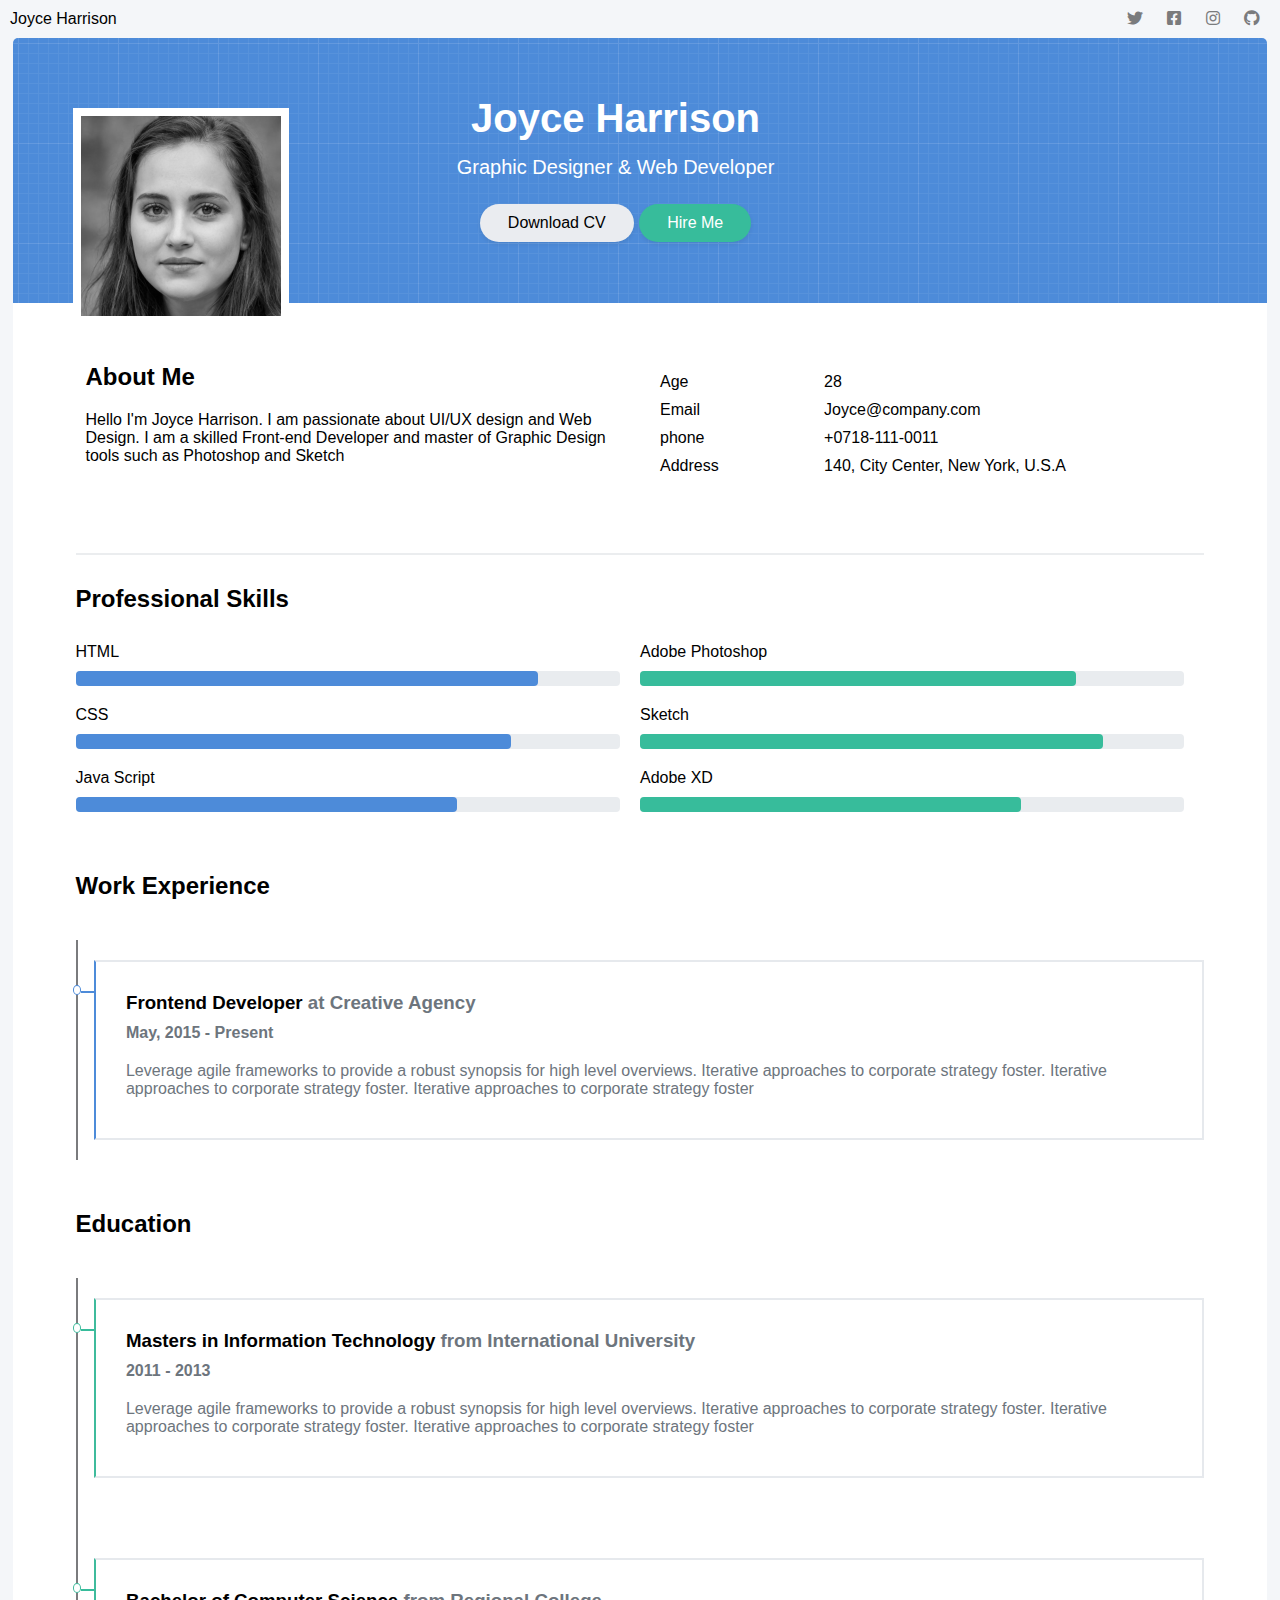
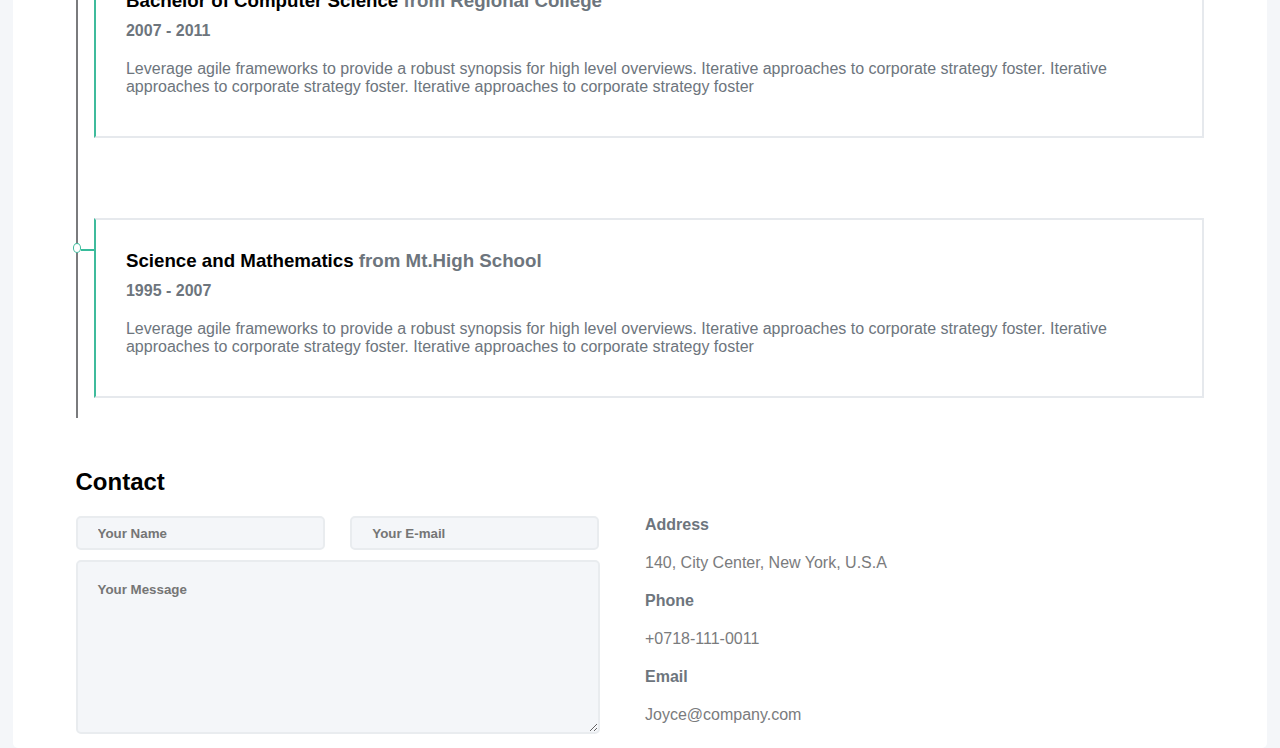
<file: index.html>
<!DOCTYPE html>
<html lang="en">
  <head>
    <meta charset="UTF-8" />
    <meta name="viewport" content="width=device-width, initial-scale=1.0" />
    <link rel="stylesheet" href="/fontawesome-free/css/all.min.css" />
    <link rel="stylesheet" href="/css/style.css" />
    <title>Document</title>
  </head>
  <body>
    <div class="row">
      <div class="col-6 col-sm-6">Joyce Harrison</div>
      <div class="col-6 col-sm-6 text__right">
        <a href="" class="col-1 icon"><i class="fab fa-twitter"></i></a>
        <a href="" class="col-1 icon"><i class="fab fa-facebook-square"></i></a>
        <a href="" class="col-1 icon"><i class="fab fa-instagram"></i></a>
        <a href="" class="col-1 icon"><i class="fab fa-github"></i></a>
      </div>
    </div>
    <div class="row">
      <div class="container">
        <!--Header-->
        <div class="cv__header">
          <div class="row">
            <div class="col-2 col-sm-12 header__avatar">
              <img src="/image/avatar.png" alt="" />
            </div>
            <div class="col-6 col-sm-12 header__title">
              <h1>Joyce Harrison</h1>
              <p>Graphic Designer & Web Developer</p>
              <button class="btn btn--gray">Download CV</button>
              <button class="btn btn--Success">Hire Me</button>
            </div>
          </div>
        </div>
        <!--End header-->
        <div class="containers">
          <!--About-->
          <div class="container__about">
            <div class="cv__about">
              <div class="row">
                <div class="col-6 col-sm-6 about__right">
                  <h2>About Me</h2>
                  <p>
                    Hello I'm Joyce Harrison. I am passionate about UI/UX design
                    and Web Design. I am a skilled Front-end Developer and
                    master of Graphic Design tools such as Photoshop and Sketch
                  </p>
                </div>
                <div class="col-6 col-sm-6">
                  <div class="row">
                    <div class="col-4 col-sm-1 infor">
                      <p>Age</p>
                      <p>Email</p>
                      <p>phone</p>
                      <p>Address</p>
                    </div>
                    <div class="col-10 col-sm-6 infor">
                      <p>28</p>
                      <p>Joyce@company.com</p>
                      <p>+0718-111-0011</p>
                      <p>140, City Center, New York, U.S.A</p>
                    </div>
                  </div>
                </div>
              </div>
            </div>
          </div>
          <!--End About-->
          <!--Skill-->
          <div class="container__skill">
            <div class="row">
              <h2>Professional Skills</h2>
            </div>
            <div class="row">
              <div class="col-6 col-sm-6 skill">
                <div>
                  <p>HTML</p>
                  <div class="skill__bar__container">
                    <span class="skill__bar level4 bg--primary"></span>
                  </div>
                </div>
                <div>
                  <p>CSS</p>
                  <div class="skill__bar__container">
                    <span class="skill__bar level3 bg--primary"></span>
                  </div>
                </div>
                <div>
                  <p>Java Script</p>
                  <div class="skill__bar__container">
                    <span class="skill__bar level2 bg--primary"></span>
                  </div>
                </div>
              </div>
              <div class="col-6 col-sm-6 skill">
                <div>
                  <p>Adobe Photoshop</p>
                  <div class="skill__bar__container">
                    <span class="skill__bar level3 btn--Success"></span>
                  </div>
                </div>
                <div>
                  <p>Sketch</p>
                  <div class="skill__bar__container">
                    <span class="skill__bar level4 btn--Success"></span>
                  </div>
                </div>
                <div>
                  <p>Adobe XD</p>
                  <div class="skill__bar__container">
                    <span class="skill__bar level2 btn--Success"></span>
                  </div>
                </div>
              </div>
            </div>
          </div>
          <!--End Skill-->
          <!--Work experience-->
          <div class="container__mar">
            <h2>Work Experience</h2>
            <div class="cv__experience">
              <button class="circle border--primary"></button>
              <span class="horizontal bg--primary"></span>
              <div class="experience__fe border__left--primary">
                <h3>Frontend Developer <span> at Creative Agency</span></h3>
                <span>May, 2015 - Present</span>
                <p>
                  Leverage agile frameworks to provide a robust synopsis for
                  high level overviews. Iterative approaches to corporate
                  strategy foster. Iterative approaches to corporate strategy
                  foster. Iterative approaches to corporate strategy foster
                </p>
              </div>
            </div>
          </div>
          <!--End work experience-->
          <!--Education-->
          <div class="container__mar">
            <h2>Education</h2>
            <div class="cv__education">
              <div class="cv__educations">
                <button class="circle border--success"></button>
                <span class="horizontal btn--Success"></span>
                <div class="experience__fe border__left--success">
                  <h3>
                    Masters in Information Technology
                    <span> from International University</span>
                  </h3>
                  <span>2011 - 2013</span>
                  <p>
                    Leverage agile frameworks to provide a robust synopsis for
                    high level overviews. Iterative approaches to corporate
                    strategy foster. Iterative approaches to corporate strategy
                    foster. Iterative approaches to corporate strategy foster
                  </p>
                </div>
              </div>
              <div class="cv__educations">
                <button class="circle border--success"></button>
                <span class="horizontal btn--Success"></span>
                <div class="experience__fe border__left--success">
                  <h3>
                    Bachelor of Computer Science
                    <span> from Regional College</span>
                  </h3>
                  <span>2007 - 2011</span>
                  <p>
                    Leverage agile frameworks to provide a robust synopsis for
                    high level overviews. Iterative approaches to corporate
                    strategy foster. Iterative approaches to corporate strategy
                    foster. Iterative approaches to corporate strategy foster
                  </p>
                </div>
              </div>
              <div class="cv__educations">
                <button class="circle border--success"></button>
                <span class="horizontal btn--Success"></span>
                <div class="experience__fe border__left--success">
                  <h3>
                    Science and Mathematics <span> from Mt.High School</span>
                  </h3>
                  <span>1995 - 2007</span>
                  <p>
                    Leverage agile frameworks to provide a robust synopsis for
                    high level overviews. Iterative approaches to corporate
                    strategy foster. Iterative approaches to corporate strategy
                    foster. Iterative approaches to corporate strategy foster
                  </p>
                </div>
              </div>
            </div>
          </div>
          <!--End education-->
          <!--Footer-->
          <div class="container__mar">
            <h2>Contact</h2>
            <div class="row">
              <div class="col-6 footer__left">
                <div class="row">
                  <div class="col-6 input">
                    <input type="text" placeholder="Your Name" />
                  </div>
                  <div class="col-6 input">
                    <input type="text" placeholder="Your E-mail" />
                  </div>
                </div>
                <div>
                  <textarea placeholder="Your Message"></textarea>
                </div>
              </div>
              <div class="col-6 footer__right">
                <p class="first">Address</p>
                <p class="second">140, City Center, New York, U.S.A</p>
                <p class="first">Phone</p>
                <p class="second">+0718-111-0011</p>
                <p class="first">Email</p>
                <p class="second">Joyce@company.com</p>
              </div>
            </div>
          </div>
          <!--End footer-->
        </div>
      </div>
    </div>
  </body>
</html>
</file>
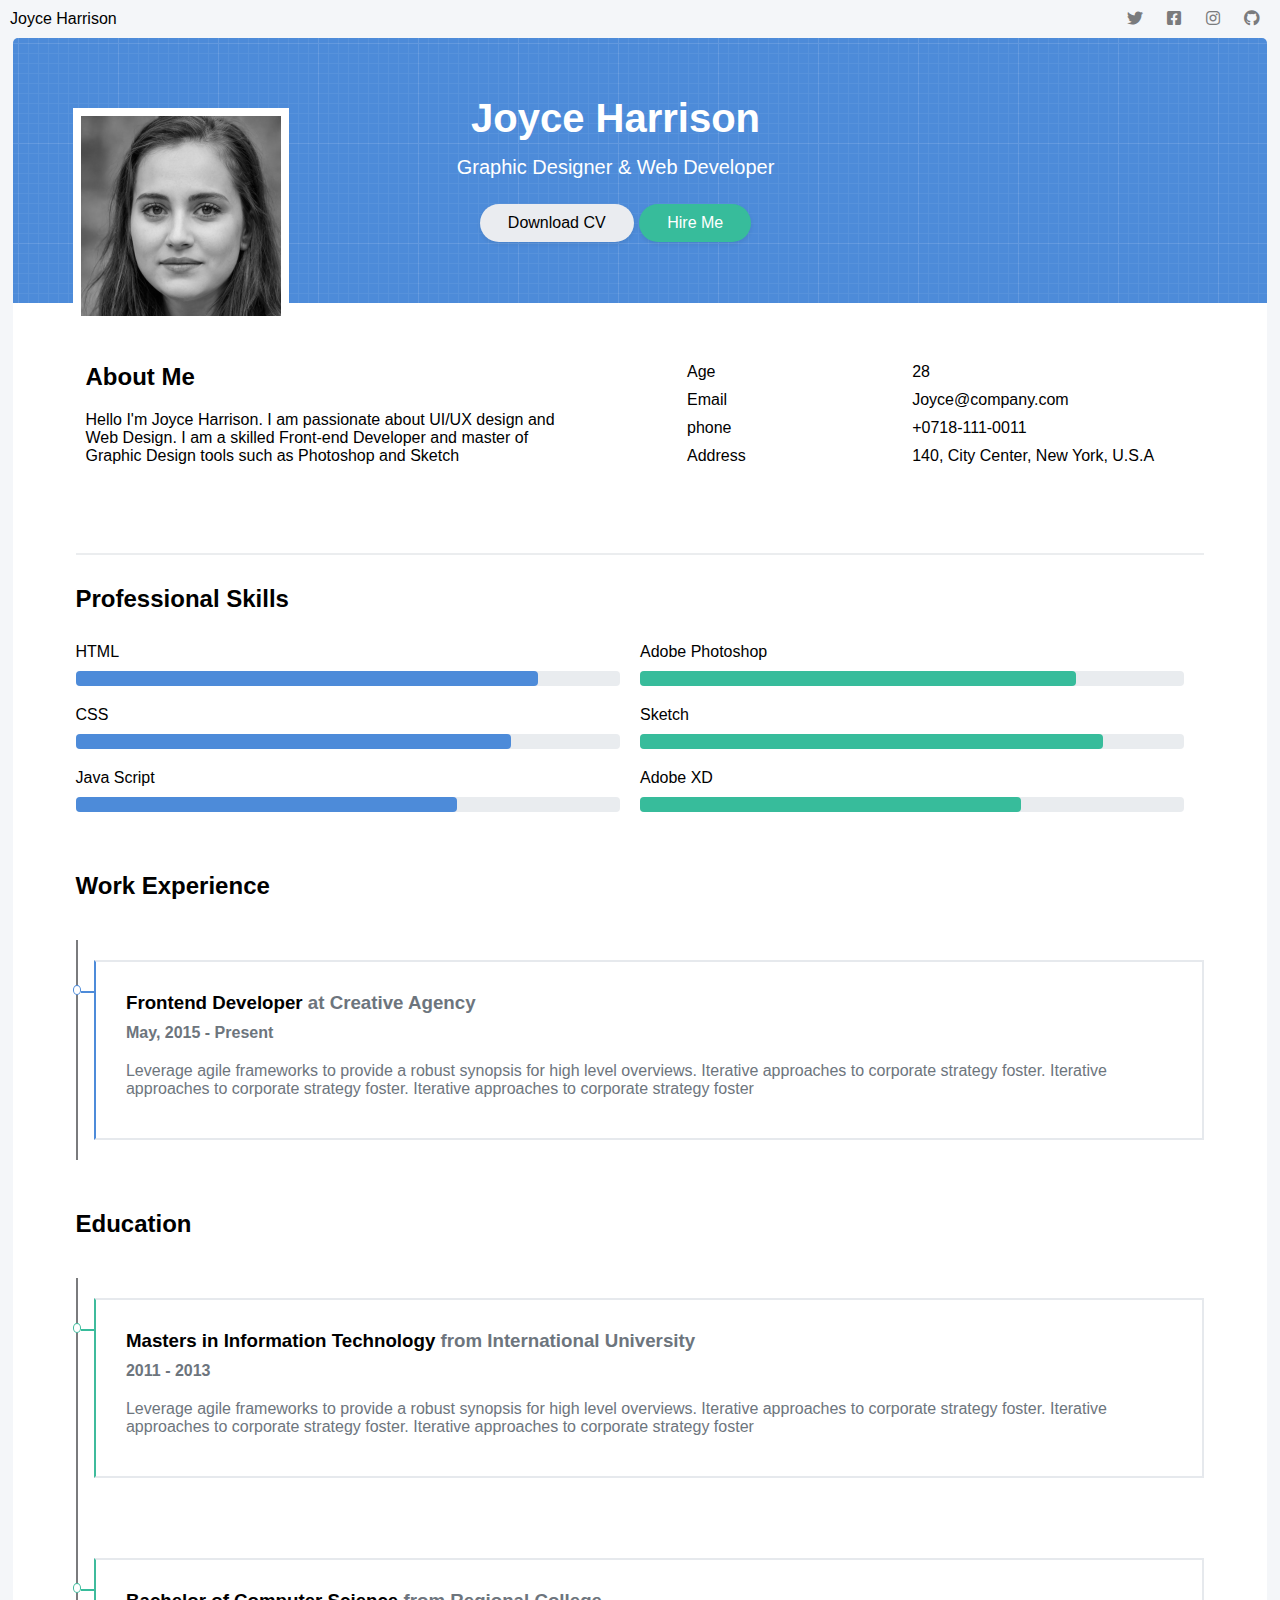
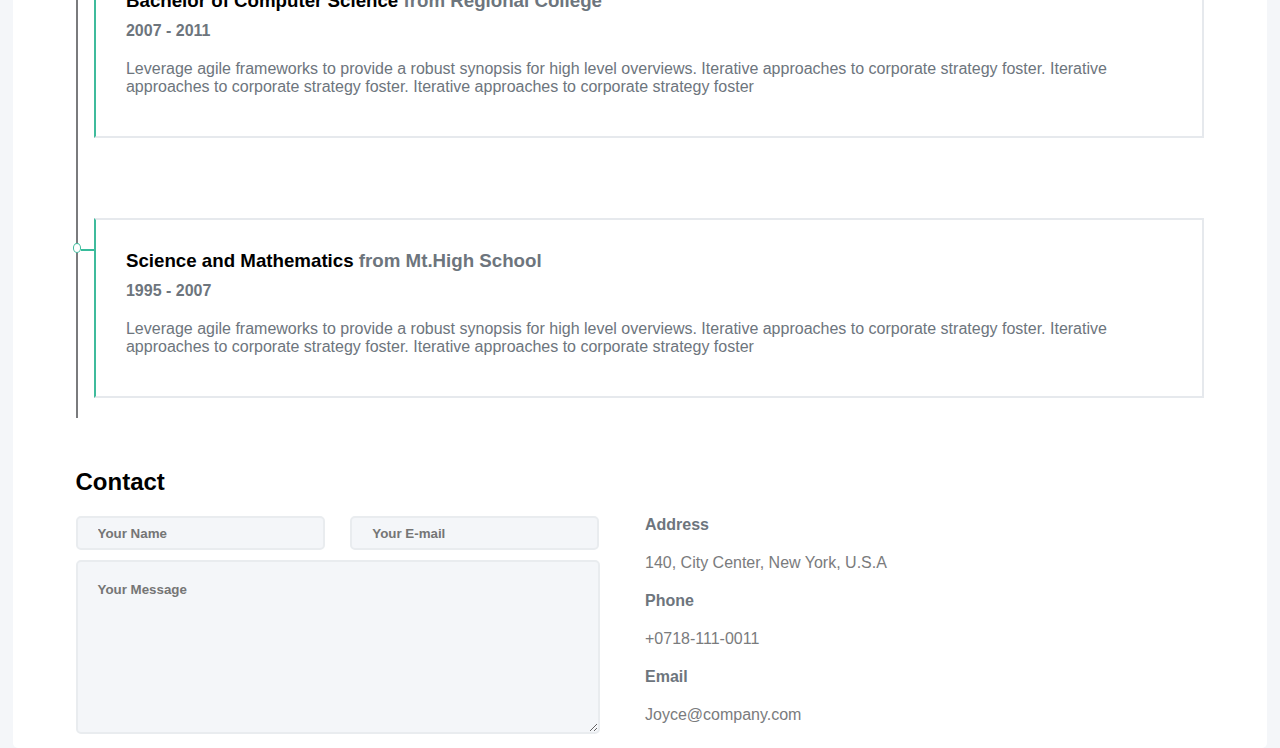
<file: baitap/index.html>
<!DOCTYPE html>
<html lang="en">
  <head>
    <meta charset="UTF-8" />
    <meta name="viewport" content="width=device-width, initial-scale=1.0" />
    <link rel="stylesheet" href="/fontawesome-free/css/all.min.css" />
    <link rel="stylesheet" href="/css/style.css" />
    <title>Document</title>
  </head>
  <body>
    <div class="row">
      <div class="col-6 col-sm-6">Joyce Harrison</div>
      <div class="col-6 col-sm-6 text__right">
        <a href="" class="col-1 icon"><i class="fab fa-twitter"></i></a>
        <a href="" class="col-1 icon"><i class="fab fa-facebook-square"></i></a>
        <a href="" class="col-1 icon"><i class="fab fa-instagram"></i></a>
        <a href="" class="col-1 icon"><i class="fab fa-github"></i></a>
      </div>
    </div>
    <div class="row">
      <div class="container">
        <!--Header-->
        <div class="cv__header">
          <div class="row">
            <div class="col-2 col-sm-6 header__avatar">
              <img src="/image/avatar.png" alt="" />
            </div>
            <div class="col-6 col-sm-6 header__title">
              <h1>Joyce Harrison</h1>
              <p>Graphic Designer & Web Developer</p>
              <button class="btn btn--gray">Download CV</button>
              <button class="btn btn--Success">Hire Me</button>
            </div>
          </div>
        </div>
        <!--End header-->
        <div class="containers">
          <!--About-->
          <div class="container__about">
            <div class="cv__about">
              <div class="row">
                <div class="col-5 col-sm-8 about__right">
                  <h2>About Me</h2>
                  <p>
                    Hello I'm Joyce Harrison. I am passionate about UI/UX design
                    and Web Design. I am a skilled Front-end Developer and
                    master of Graphic Design tools such as Photoshop and Sketch
                  </p>
                </div>
                <div class="col-1 col-sm-1 infor">
                  <p>Age</p>
                  <p>Email</p>
                  <p>phone</p>
                  <p>Address</p>
                </div>
                <div class="col-3 col-sm-3 infor">
                  <p>28</p>
                  <p>Joyce@company.com</p>
                  <p>+0718-111-0011</p>
                  <p>140, City Center, New York, U.S.A</p>
                </div>
              </div>
            </div>
          </div>
          <!--End About-->
          <!--Skill-->
          <div class="container__skill">
            <div class="row">
              <h2>Professional Skills</h2>
            </div>
            <div class="row">
              <div class="col-6 col-sm-6 skill">
                <div>
                  <p>HTML</p>
                  <div class="skill__bar__container">
                    <span class="skill__bar level4 bg--primary"></span>
                  </div>
                </div>
                <div>
                  <p>CSS</p>
                  <div class="skill__bar__container">
                    <span class="skill__bar level3 bg--primary"></span>
                  </div>
                </div>
                <div>
                  <p>Java Script</p>
                  <div class="skill__bar__container">
                    <span class="skill__bar level2 bg--primary"></span>
                  </div>
                </div>
              </div>
              <div class="col-6 col-sm-6 skill">
                <div>
                  <p>Adobe Photoshop</p>
                  <div class="skill__bar__container">
                    <span class="skill__bar level3 btn--Success"></span>
                  </div>
                </div>
                <div>
                  <p>Sketch</p>
                  <div class="skill__bar__container">
                    <span class="skill__bar level4 btn--Success"></span>
                  </div>
                </div>
                <div>
                  <p>Adobe XD</p>
                  <div class="skill__bar__container">
                    <span class="skill__bar level2 btn--Success"></span>
                  </div>
                </div>
              </div>
            </div>
          </div>
          <!--End Skill-->
          <!--Work experience-->
          <div class="container__mar">
            <h2>Work Experience</h2>
            <div class="cv__experience">
              <button class="circle border--primary"></button>
              <span class="horizontal bg--primary"></span>
              <div class="experience__fe border__left--primary">
                <h3>Frontend Developer <span> at Creative Agency</span></h3>
                <span>May, 2015 - Present</span>
                <p>
                  Leverage agile frameworks to provide a robust synopsis for
                  high level overviews. Iterative approaches to corporate
                  strategy foster. Iterative approaches to corporate strategy
                  foster. Iterative approaches to corporate strategy foster
                </p>
              </div>
            </div>
          </div>
          <!--End work experience-->
          <!--Education-->
          <div class="container__mar">
            <h2>Education</h2>
            <div class="cv__education">
              <div class="cv__educations">
                <button class="circle border--success"></button>
                <span class="horizontal btn--Success"></span>
                <div class="experience__fe border__left--success">
                  <h3>
                    Masters in Information Technology
                    <span> from International University</span>
                  </h3>
                  <span>2011 - 2013</span>
                  <p>
                    Leverage agile frameworks to provide a robust synopsis for
                    high level overviews. Iterative approaches to corporate
                    strategy foster. Iterative approaches to corporate strategy
                    foster. Iterative approaches to corporate strategy foster
                  </p>
                </div>
              </div>
              <div class="cv__educations">
                <button class="circle border--success"></button>
                <span class="horizontal btn--Success"></span>
                <div class="experience__fe border__left--success">
                  <h3>
                    Bachelor of Computer Science
                    <span> from Regional College</span>
                  </h3>
                  <span>2007 - 2011</span>
                  <p>
                    Leverage agile frameworks to provide a robust synopsis for
                    high level overviews. Iterative approaches to corporate
                    strategy foster. Iterative approaches to corporate strategy
                    foster. Iterative approaches to corporate strategy foster
                  </p>
                </div>
              </div>
              <div class="cv__educations">
                <button class="circle border--success"></button>
                <span class="horizontal btn--Success"></span>
                <div class="experience__fe border__left--success">
                  <h3>
                    Science and Mathematics <span> from Mt.High School</span>
                  </h3>
                  <span>1995 - 2007</span>
                  <p>
                    Leverage agile frameworks to provide a robust synopsis for
                    high level overviews. Iterative approaches to corporate
                    strategy foster. Iterative approaches to corporate strategy
                    foster. Iterative approaches to corporate strategy foster
                  </p>
                </div>
              </div>
            </div>
          </div>
          <!--End education-->
          <!--Footer-->
          <div class="container__mar">
            <h2>Contact</h2>
            <div class="row">
              <div class="col-6 footer__left">
                <div class="row">
                  <div class="col-6 input">
                    <input type="text" placeholder="Your Name" />
                  </div>
                  <div class="col-6 input">
                    <input type="text" placeholder="Your E-mail" />
                  </div>
                </div>
                <div>
                  <textarea placeholder="Your Message"></textarea>
                </div>
              </div>
              <div class="col-6 footer__right">
                <p class="first">Address</p>
                <p class="second">140, City Center, New York, U.S.A</p>
                <p class="first">Phone</p>
                <p class="second">+0718-111-0011</p>
                <p class="first">Email</p>
                <p class="second">Joyce@company.com</p>
              </div>
            </div>
          </div>
          <!--End footer-->
        </div>
      </div>
    </div>
  </body>
</html>
</file>
<file: css/style.css>
@import "responsive.css";

* {
  margin: 0;
  padding: 0;
  font-family: "Segoe UI", Tahoma, Geneva, Verdana, sans-serif;
}

body {
  background-color: #f4f6f9;
}

p {
  padding-bottom: 10px;
}

h3 {
  padding-bottom: 10px;
}

.bg--primary {
  background-color: #4d8bd9;
}

.primary {
  color: #4d8bd9;
}

.text__right {
  text-align: right;
}

.container {
  width: 98%;
  margin: auto;
  background-color: #ffffff;
  border-radius: 5px;
}

.icon {
  color: #7a7b7d;
}

.cv__header {
  background-color: #4d8bd9;
  background-image: url([data-uri]);
  height: 265px;
  border-radius: 5px 5px 0 0;
}

.header__avatar {
  transform: translateY(25%);
  margin-left: 4%;
}

.header__avatar img {
  border: 7px solid #ffffff;
}

.header__title {
  text-align: center;
  font-size: 20px;
  color: #ffffff;
  transform: translateY(20%);
}

.header__title p {
  margin-top: 15px;
}

.btn {
  margin-top: 15px;
  background-color: #58257b;
  border: none;
  color: white;
  padding: 10px 28px 10px 28px;
  text-align: center;
  text-decoration: none;
  /* display: inline-block; */
  font-size: 16px;
  border-radius: 30px;
  outline: none;
  cursor: pointer;
  box-shadow: 0 0.125rem 0.25rem rgba(0, 0, 0, 0.075) !important;
  transition: all 0.18s ease-in-out;
}

.btn:hover {
  transition: ease in all 0.5s;
  transform: translateY(-2px);
}

.btn--gray {
  color: #000;
  background-color: #eaecf0;
  border-color: #e9ebef;
}

.btn--Success {
  color: #fff;
  background-color: #37bc9b;
  border-color: #37bc9b;
}

.btn--Success:hover {
  color: #fff;
  background-color: #2fa084;
  border-color: #2c967c;
}

.container__about {
  border-bottom: 2px solid #ebedef;
}

.containers {
  max-width: 90%;
  margin: auto;
}

.cv__about {
  margin-top: 50px;
  height: 200px;
  background-color: #ffffff;
}

.about__right h2 {
  margin-bottom: 20px;
}

.infor {
  margin-left: auto;
}

.container__skill {
  margin-top: 30px;
}

.skill__bar__container {
  position: relative;
  width: 100%;
  border-radius: 4px;
  background-color: #e9ecef;
}

.skill {
  padding-left: 0;
  padding-right: 20px;
}

.skill p {
  padding-top: 20px;
}

.skill__bar {
  display: block;
  border-radius: 4px;
  height: 15px;
}

.level4 {
  width: 85%;
}

.level3 {
  width: 80%;
}

.level2 {
  width: 70%;
}

.container__mar {
  margin-top: 50px;
}

.cv__experience {
  margin-top: 40px;
  border-left: 2px solid #7a7b7d;
  display: flex;
  flex-direction: row;
}

.circle {
  border-radius: 50%;
  width: 12px;
  height: 10px;
  background-color: #ffffff;
  margin-top: 4%;
  margin-left: -5px;
}

.border--primary {
  border: 1px solid #4d8bd9;
}

.border--success {
  border: 1px solid #3fbb9c;
}

.border__left--success {
  border-left: 2px solid #3fbb9c !important;
}

.border__left--primary {
  border-left: 2px solid #4d8bd9 !important;
}

.horizontal {
  width: 20px;
  height: 2px;
  margin-top: 4.5%;
}

.experience__fe {
  border: 2px solid #e6e9ed;
  padding: 30px;
  margin: 20px 0;
}

.experience__fe span {
  color: #6d757d;
  font-weight: bold;
}

.experience__fe p {
  padding-top: 20px;
  color: #6d757d;
  font-weight: 500;
}

.cv__education {
  border-left: 2px solid #7a7b7d;
}

.cv__educations {
  margin-top: 40px;
  display: flex;
  flex-direction: row;
}

.footer__left {
  padding-left: 0;
}

.input {
  padding-left: 0;
}

.input input {
  width: 85%;
  height: 30px;
  border-radius: 5px;
  background-color: #f4f6f9;
  border: 2px solid #e9ecef;
  padding-left: 20px;
  font-weight: bold;
}

.footer__left textarea {
  width: 91%;
  border-radius: 5px;
  height: 150px;
  padding-top: 20px;
  padding-left: 20px;
  justify-content: start;
  background-color: #f4f6f9;
  border: 2px solid #e9ecef;
  font-weight: bold;
}

.footer__right p {
  padding: 10px 0;
}

.first {
  font-weight: bold;
  color: #6d757d;
}

.second {
  color: #7a7b7d;
  font-weight: 500;
}
</file>
